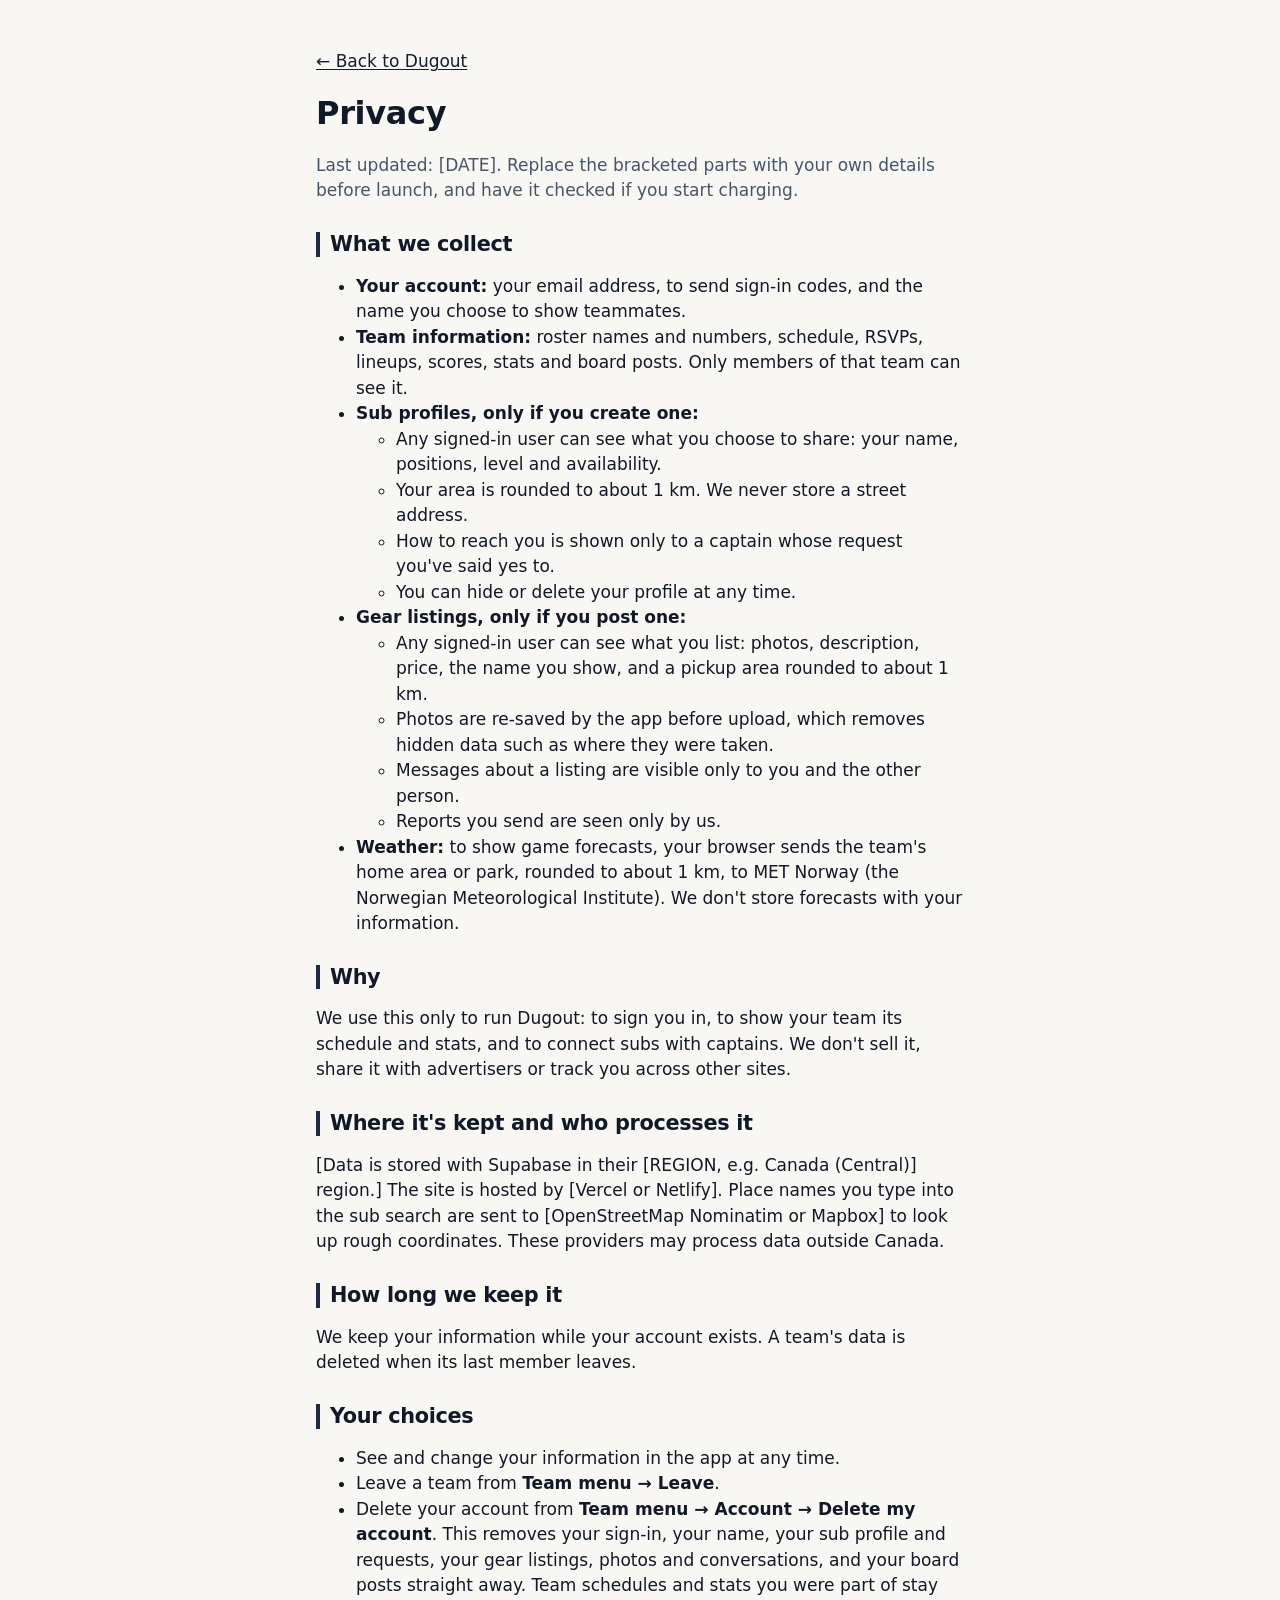
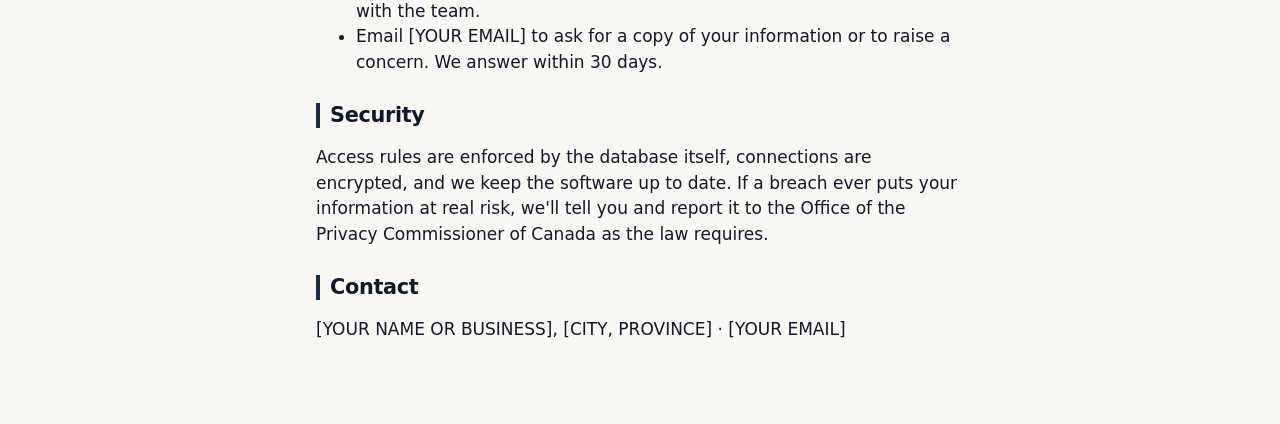
<file: privacy.html>
<!doctype html>
<html lang="en"><head><meta charset="utf-8"><meta name="viewport" content="width=device-width, initial-scale=1">
<title>Dugout privacy</title><link rel="stylesheet" href="style.css">
<style>main{max-width:680px;margin:0 auto;padding:32px 16px 64px}h1{font:800 2rem/1.1 var(--font-display)}h2{font:700 1.3rem/1.2 var(--font-display);margin-top:28px}</style></head>
<body><main>
<p><a href="./">← Back to Dugout</a></p>
<h1>Privacy</h1>
<p class="muted">Last updated: [DATE]. Replace the bracketed parts with your own details before launch, and have it checked if you start charging.</p>
<h2>What we collect</h2>
<ul>
<li><b>Your account:</b> your email address, to send sign-in codes, and the name you choose to show teammates.</li>
<li><b>Team information:</b> roster names and numbers, schedule, RSVPs, lineups, scores, stats and board posts. Only members of that team can see it.</li>
<li><b>Sub profiles, only if you create one:</b>
  <ul>
  <li>Any signed-in user can see what you choose to share: your name, positions, level and availability.</li>
  <li>Your area is rounded to about 1 km. We never store a street address.</li>
  <li>How to reach you is shown only to a captain whose request you've said yes to.</li>
  <li>You can hide or delete your profile at any time.</li>
  </ul></li>
<li><b>Gear listings, only if you post one:</b>
  <ul>
  <li>Any signed-in user can see what you list: photos, description, price, the name you show, and a pickup area rounded to about 1 km.</li>
  <li>Photos are re-saved by the app before upload, which removes hidden data such as where they were taken.</li>
  <li>Messages about a listing are visible only to you and the other person.</li>
  <li>Reports you send are seen only by us.</li>
  </ul></li>
<li><b>Weather:</b> to show game forecasts, your browser sends the team's home area or park, rounded to about 1 km, to MET Norway (the Norwegian Meteorological Institute). We don't store forecasts with your information.</li>
</ul>
<h2>Why</h2>
<p>We use this only to run Dugout: to sign you in, to show your team its schedule and stats, and to connect subs with captains. We don't sell it, share it with advertisers or track you across other sites.</p>
<h2>Where it's kept and who processes it</h2>
<p>[Data is stored with Supabase in their [REGION, e.g. Canada (Central)] region.] The site is hosted by [Vercel or Netlify]. Place names you type into the sub search are sent to [OpenStreetMap Nominatim or Mapbox] to look up rough coordinates. These providers may process data outside Canada.</p>
<h2>How long we keep it</h2>
<p>We keep your information while your account exists. A team's data is deleted when its last member leaves.</p>
<h2>Your choices</h2>
<ul>
<li>See and change your information in the app at any time.</li>
<li>Leave a team from <b>Team menu → Leave</b>.</li>
<li>Delete your account from <b>Team menu → Account → Delete my account</b>. This removes your sign-in, your name, your sub profile and requests, your gear listings, photos and conversations, and your board posts straight away. Team schedules and stats you were part of stay with the team.</li>
<li>Email [YOUR EMAIL] to ask for a copy of your information or to raise a concern. We answer within 30 days.</li>
</ul>
<h2>Security</h2>
<p>Access rules are enforced by the database itself, connections are encrypted, and we keep the software up to date. If a breach ever puts your information at real risk, we'll tell you and report it to the Office of the Privacy Commissioner of Canada as the law requires.</p>
<h2>Contact</h2>
<p>[YOUR NAME OR BUSINESS], [CITY, PROVINCE] · [YOUR EMAIL]</p>
</main></body></html>
</file>
<file: style.css>
/* Layout: a phone-first team app; one column of content, a fixed tab bar at the bottom like a dugout lineup card. */
:root {
  /* Fresh Field & Turf: off-white base (60%), clover green (30%), ochre gold accent (10%), graphite text */
  --bg: #f8f7f4;          /* warm white: the page */
  --surface: #ffffff;     /* cards sit a touch brighter than the page */
  --ink: #111827;         /* ink: text and icons */
  --muted: #475569;
  --line: #e2e8f0;
  --grass: #1e2a44;       /* deep navy: header, sidebar, active tabs, scorecards */
  --grass-ink: #ffffff;
  --grass-deep: #141d31;  /* pressed and hover states */
  --gold: #d7263d;        /* ballpark red: standout buttons, badges */
  --rule: #e3b23c;        /* gold, sparingly: rules and trims */
  --tint: #e8edf6;        /* light navy wash: selected things */
  --gold-ink: #ffffff;    /* text on red */
  --clay: #b91c32;        /* red when it has to be readable as text on white */
  --in: #2f6b46; --in-bg: #e8f3ec;
  --maybe: #92400e; --maybe-bg: #fef3c7;
  --out: #b91c1c; --out-bg: #fee2e2;
  --focus: #2563eb;
  --font-display: "Plus Jakarta Sans", "Inter", "Segoe UI", system-ui, -apple-system, sans-serif;
  --font-body: "Inter", "Segoe UI", system-ui, -apple-system, sans-serif;
  --base: 17px;
  --tabh: 68px;
}
@media (prefers-color-scheme: dark) { :root:not([data-theme="light"]) {
  --bg: #0b1220; --surface: #131c2e; --ink: #f1f5f9; --muted: #94a3b8; --line: #26324a;
  --grass: #23314f; --grass-ink: #ffffff; --grass-deep: #18233b; --gold: #e2475a; --gold-ink: #ffffff; --clay: #ff8a96; --rule: #e3b23c; --tint: #1c2840;
  --in: #a9c1ff; --in-bg: #163024; --maybe: #fcd34d; --maybe-bg: #3a2a08; --out: #fca5a5; --out-bg: #3b1414; --focus: #93c5fd;
  color-scheme: dark } }
:root[data-theme="dark"] {
  --bg: #0b1220; --surface: #131c2e; --ink: #f1f5f9; --muted: #94a3b8; --line: #26324a;
  --grass: #23314f; --grass-ink: #ffffff; --grass-deep: #18233b; --gold: #e2475a; --gold-ink: #ffffff; --clay: #ff8a96; --rule: #e3b23c; --tint: #1c2840;
  --in: #a9c1ff; --in-bg: #163024; --maybe: #fcd34d; --maybe-bg: #3a2a08; --out: #fca5a5; --out-bg: #3b1414; --focus: #93c5fd;
  color-scheme: dark }
html.big { --base: 20px; }
html, body { background: var(--bg); color: var(--ink); }
body { font: 400 var(--base)/1.5 var(--font-body); margin: 0; }
* { box-sizing: border-box; }
[hidden] { display: none !important; }
button, input, select, textarea { font: inherit; color: inherit; }
:focus-visible { outline: 3px solid var(--focus); outline-offset: 2px; }
@media (prefers-reduced-motion: reduce) { * { transition: none !important; animation: none !important; } }

.wrap { max-width: 760px; margin: 0 auto; padding-left: max(16px, env(safe-area-inset-left, 0px)); padding-right: max(16px, env(safe-area-inset-right, 0px)); padding-block: 0 calc(var(--tabh) + 24px + env(safe-area-inset-bottom, 0px)); }
header.top { display: flex; align-items: center; gap: 12px; padding-block: 16px 8px; flex-wrap: wrap; }
.crest { width: 44px; height: 44px; border-radius: 50%; background: var(--grass); color: var(--grass-ink); display: grid; place-items: center; font: 700 20px/1 var(--font-display); letter-spacing: .02em; flex: none; }
.teamname { min-width: 0; flex: 1; }
.teamname h1 { margin: 0; font: 700 calc(var(--base) * 1.5)/1 var(--font-display); letter-spacing: .01em; text-transform: uppercase; text-wrap: balance; }
.teamname p { margin: 2px 0 0; color: var(--muted); font-size: .88em; }
.record { font: 700 calc(var(--base) * 1.12)/1 var(--font-display); font-variant-numeric: tabular-nums; color: var(--grass); }
.tools { display: flex; gap: 8px; }
.chip-btn { border: 1.5px solid var(--line); background: var(--surface); border-radius: 999px; padding: 8px 14px; min-height: 44px; cursor: pointer; font-weight: 700; font-size: .88em; }
.chip-btn[aria-pressed="true"] { border-color: var(--grass); color: var(--grass); }

h2 { font: 700 calc(var(--base) * 1.16)/1.1 var(--font-display); text-transform: uppercase; letter-spacing: .03em; margin: 22px 0 10px; }
h3 { font: 700 calc(var(--base) * 0.95)/1.2 var(--font-display); text-transform: uppercase; letter-spacing: .03em; margin: 0; }
.muted { color: var(--muted); }
.small { font-size: .88em; }
.panel { background: var(--surface); border: 1.5px solid var(--line); border-radius: 14px; padding: 16px; display: grid; gap: 12px; }
.stack { display: grid; gap: 12px; }
.row { display: flex; gap: 10px; align-items: center; flex-wrap: wrap; }
.row > .grow { flex: 1; min-width: 0; }

.btn { border: 0; border-radius: 12px; min-height: 48px; padding: 10px 18px; font-weight: 700; cursor: pointer; background: var(--grass); color: var(--grass-ink); }
.btn.ghost { background: transparent; color: var(--ink); border: 1.5px solid var(--line); }
.btn.danger { background: transparent; color: var(--out); border: 1.5px solid var(--out); }
.btn.small { min-height: 40px; padding: 6px 12px; font-size: .9em; }
.btn:disabled { opacity: .45; cursor: not-allowed; }

label { font-weight: 700; display: grid; gap: 6px; }
input[type=text], input[type=email], input[type=password], input[type=url], input[type=search], input[type=date], input[type=time], input[type=number], select, textarea { border: 1.5px solid var(--line); background: var(--bg); border-radius: 10px; padding: 10px 12px; min-height: 48px; width: 100%; }
textarea { min-height: 88px; resize: vertical; }
.form-grid { display: grid; gap: 12px; grid-template-columns: repeat(auto-fit, minmax(160px, 1fr)); }

/* games */
.game { display: grid; gap: 12px; }
.game-head { display: flex; gap: 14px; align-items: flex-start; }
.datebox { flex: none; width: 64px; text-align: center; border-radius: 10px; border: 1.5px solid var(--line); padding: 6px 0; }
.datebox .m { font: 700 13px/1 var(--font-display); text-transform: uppercase; letter-spacing: .08em; color: var(--clay); }
.datebox .d { font: 700 26px/1 var(--font-display); font-variant-numeric: tabular-nums; }
.datebox .w { font-size: 12px; color: var(--muted); }
.vs { font: 700 calc(var(--base) * 1.07)/1.15 var(--font-display); text-transform: uppercase; }
.count-pills { display: flex; gap: 8px; flex-wrap: wrap; }
.pill { border-radius: 999px; padding: 4px 12px; font-weight: 700; font-size: .85em; font-variant-numeric: tabular-nums; }
.pill.in { background: var(--in-bg); color: var(--in); }
.pill.maybe { background: var(--maybe-bg); color: var(--maybe); }
.pill.out { background: var(--out-bg); color: var(--out); }
.pill.warn { background: var(--maybe-bg); color: var(--maybe); }
.pill.final { background: var(--grass); color: var(--grass-ink); }

.rsvp-list { display: grid; gap: 6px; }
.rsvp-row { display: flex; align-items: center; gap: 10px; padding: 6px 0; border-top: 1px solid var(--line); flex-wrap: wrap; }
.rsvp-row .who { flex: 1; min-width: 120px; font-weight: 700; }
.rsvp-row.me .who::after { content: " · you"; color: var(--grass); font-weight: 400; }
.seg { display: inline-flex; border: 1.5px solid var(--line); border-radius: 12px; overflow: hidden; }
.seg button { border: 0; background: transparent; min-height: 44px; min-width: 62px; padding: 0 10px; cursor: pointer; font-weight: 700; }
.seg button + button { border-left: 1.5px solid var(--line); }
.seg button[aria-pressed="true"][data-v="in"] { background: var(--in-bg); color: var(--in); }
.seg button[aria-pressed="true"][data-v="maybe"] { background: var(--maybe-bg); color: var(--maybe); }
.seg button[aria-pressed="true"][data-v="out"] { background: var(--out-bg); color: var(--out); }

/* lineup card */
.lineup-scroll { overflow-x: auto; border: 1.5px solid var(--line); border-radius: 12px; background: var(--surface); }
table { border-collapse: collapse; width: 100%; font-variant-numeric: tabular-nums; }
th, td { padding: 8px 10px; text-align: left; border-bottom: 1px solid var(--line); white-space: nowrap; }
th { font: 700 13px/1.2 var(--font-display); text-transform: uppercase; letter-spacing: .06em; color: var(--muted); background: var(--bg); position: sticky; top: 0; }
td.num, th.num { text-align: right; }
td.pos { font-weight: 700; text-align: center; }
td.pos.bench { color: var(--muted); font-weight: 400; }
.order-num { font: 700 20px/1 var(--font-display); color: var(--clay); width: 28px; display: inline-block; }
.iconbtn { border: 1.5px solid var(--line); background: var(--surface); border-radius: 10px; width: 40px; height: 40px; cursor: pointer; font-weight: 700; }

/* scorekeeper */
.scoreboard { display: grid; grid-template-columns: 1fr auto; gap: 4px 16px; align-items: center; }
.scoreboard .big { font: 700 38px/1 var(--font-display); font-variant-numeric: tabular-nums; text-align: right; }
.linescore td, .linescore th { text-align: center; padding: 6px 8px; }
.atbat { font: 700 calc(var(--base) * 1.38)/1.1 var(--font-display); text-transform: uppercase; }
.result-grid { display: grid; grid-template-columns: repeat(auto-fit, minmax(100px, 1fr)); gap: 8px; }
.result-grid button { min-height: 60px; border-radius: 12px; border: 1.5px solid var(--line); background: var(--surface); font-weight: 700; cursor: pointer; }
.result-grid button.hit { border-color: var(--in); color: var(--in); }
.result-grid button.outy { border-color: var(--out); color: var(--out); }
.stepper { display: inline-flex; align-items: center; gap: 10px; }
.stepper output { font: 700 24px/1 var(--font-display); min-width: 28px; text-align: center; font-variant-numeric: tabular-nums; }

/* board */
.post { border-top: 1px solid var(--line); padding-top: 10px; display: grid; gap: 4px; }
.post .meta { color: var(--muted); font-size: .85em; }
.post p { margin: 0; white-space: pre-wrap; overflow-wrap: anywhere; }

/* tab bar */
nav.tabs { position: fixed; left: 0; right: 0; bottom: 0; z-index: 20; background: var(--surface); border-top: 1.5px solid var(--line);
  padding-bottom: env(safe-area-inset-bottom, 0px); padding-left: max(8px, env(safe-area-inset-left, 0px)); padding-right: max(8px, env(safe-area-inset-right, 0px)); }
nav.tabs ul { list-style: none; margin: 0 auto; padding: 0; display: grid; grid-template-columns: repeat(8, 1fr); max-width: 760px; }
nav.tabs a { display: grid; place-items: center; gap: 2px; min-height: var(--tabh); text-decoration: none; color: var(--muted); font-weight: 700; font-size: 11px; text-transform: uppercase; letter-spacing: .03em; }
nav.tabs a svg { width: 24px; height: 24px; }
nav.tabs a[aria-current="page"] { color: var(--grass); }
nav.tabs a[aria-current="page"] svg { stroke-width: 2.4; }

.notice { border-left: 4px solid var(--gold); background: var(--surface); padding: 10px 14px; border-radius: 0 10px 10px 0; }
.empty { text-align: center; padding: 28px 12px; color: var(--muted); }
.sr { position: absolute; width: 1px; height: 1px; overflow: hidden; clip: rect(0 0 0 0); white-space: nowrap; }
.chipset { display: flex; flex-wrap: wrap; gap: 8px; }
.chk { display: inline-flex; align-items: center; gap: 8px; font-weight: 400; min-height: 44px; padding: 0 12px; border: 1.5px solid var(--line); border-radius: 10px; background: var(--surface); cursor: pointer; }
.chk input { width: 20px; height: 20px; accent-color: var(--grass); margin: 0; }
.chk:has(input:checked) { border-color: var(--grass); background: var(--in-bg); }
.chk.big { border: 0; padding: 0; background: transparent; }
fieldset { border: 0; padding: 0; margin: 0; display: grid; gap: 8px; min-width: 0; }
legend { font-weight: 700; padding: 0; margin-bottom: 8px; }
.tagrow { display: flex; flex-wrap: wrap; gap: 6px; }
.tag { border-radius: 999px; padding: 3px 10px; font-size: .82em; font-weight: 700; }
.tag.good { background: var(--in-bg); color: var(--in); }
.agent { gap: 10px; }
.split { display: grid; gap: 16px; }
.split > * { min-width: 0; }
details > summary { cursor: pointer; min-height: 32px; display: flex; align-items: center; gap: 8px; list-style: none; }
details > summary::-webkit-details-marker { display: none; }
details > summary::before { content: "▸"; color: var(--muted); }
details[open] > summary::before { content: "▾"; }
.seg[role="tablist"] button[aria-pressed="true"] { background: var(--grass); color: var(--grass-ink); }
input[type=search] { border: 1.5px solid var(--line); background: var(--bg); border-radius: 10px; padding: 10px 12px; min-height: 48px; width: 100%; }
input[type=range] { width: 100%; accent-color: var(--grass); min-height: 32px; }

/* desktop: a side rail instead of the bottom tab bar, wider content, two-column screens */
@media (min-width: 900px) {
  nav.tabs { top: 0; bottom: 0; right: auto; width: 224px; overflow-y: auto; overscroll-behavior: contain; scrollbar-width: thin; border-top: 0; border-right: 1.5px solid var(--line); padding: calc(env(safe-area-inset-top, 0px) + 92px) 12px 16px max(12px, env(safe-area-inset-left, 0px)); }
  nav.tabs ul { grid-template-columns: 1fr; gap: 4px; max-width: none; }
  nav.tabs a { display: flex; justify-content: flex-start; gap: 12px; min-height: 48px; padding: 0 14px; border-radius: 10px; font-size: 14px; letter-spacing: .05em; }
  nav.tabs a:hover { background: var(--bg); color: var(--ink); }
  nav.tabs a[aria-current="page"] { background: var(--in-bg); }
  .wrap { max-width: 1240px; margin-left: 224px; padding-left: max(32px, env(safe-area-inset-left, 0px)); padding-right: max(32px, env(safe-area-inset-right, 0px)); padding-block: 8px 48px; }
  .stack.games { grid-template-columns: repeat(auto-fill, minmax(380px, 1fr)); align-items: start; }
  .split { grid-template-columns: 300px 1fr; align-items: start; }
  .filters { position: sticky; top: calc(env(safe-area-inset-top, 0px) + 12px); max-height: calc(100vh - 24px); overflow: auto; }
  .split .results .stack { grid-template-columns: repeat(auto-fill, minmax(320px, 1fr)); align-items: start; }
  #toast { bottom: 24px; left: calc(50% + 112px); }
}
@media (min-width: 1500px) { .wrap { margin-left: max(224px, calc(224px + (100vw - 224px - 1240px) / 2)); } }
#toast { position: fixed; left: 50%; transform: translateX(-50%); bottom: calc(var(--tabh) + 16px + env(safe-area-inset-bottom, 0px)); background: var(--ink); color: var(--bg); padding: 10px 18px; border-radius: 999px; font-weight: 700; z-index: 30; max-width: calc(100% - 32px); }
.confirm { display: flex; gap: 8px; align-items: center; flex-wrap: wrap; }

/* ---------- sign-in, team picker and team menu ---------- */
.gate { max-width: 440px; margin: 0 auto; padding: max(40px, 8vh) 16px 40px; }
.gate .brand { display: flex; align-items: center; gap: 12px; margin-bottom: 20px; }
.brand-logo { width: 72px; height: 72px; flex: none; display: block; box-sizing: border-box; padding: 4px; border-radius: 18px; background: #f8f7f4; }
.crest.brand-crest { background: #f8f7f4; }
.crest.brand-crest img { width: 36px; height: 36px; display: block; }
.gate h1 { font: 700 1.9rem/1.05 var(--font-display); margin: 0; letter-spacing: .01em; }
.gate h2 { font: 700 1.4rem/1.2 var(--font-display); margin: 0 0 6px; }
.gate p { margin: 0 0 14px; }
.gate .panel + .panel { margin-top: 14px; }
.gate .err { color: var(--out); font-weight: 700; }
.gate .teamlist { list-style: none; padding: 0; margin: 0 0 4px; display: grid; gap: 8px; }
.gate .teamlist button { width: 100%; text-align: left; display: flex; justify-content: space-between; align-items: center; gap: 10px; padding: 14px 16px; border-radius: 12px; border: 1px solid var(--line); background: var(--surface); cursor: pointer; min-height: 52px; }
.gate .teamlist button:hover { border-color: var(--grass); }
.gate footer { margin-top: 24px; font-size: .85em; color: var(--muted); }
.gate footer a { color: inherit; }
dialog.menu { border: 1px solid var(--line); border-radius: 16px; background: var(--surface); color: var(--ink); padding: 0; width: min(440px, calc(100vw - 32px)); max-height: calc(100dvh - 48px); }
dialog.menu::backdrop { background: rgb(0 0 0 / .45); }
dialog.menu .mhead { display: flex; justify-content: space-between; align-items: center; padding: 14px 16px; border-bottom: 1px solid var(--line); position: sticky; top: 0; background: var(--surface); }
dialog.menu .mhead h2 { margin: 0; font: 700 1.3rem/1.1 var(--font-display); }
dialog.menu section { padding: 14px 16px; border-bottom: 1px solid var(--line); }
dialog.menu section:last-child { border-bottom: 0; }
dialog.menu h3 { margin: 0 0 8px; font-size: .8em; text-transform: uppercase; letter-spacing: .06em; color: var(--muted); }
dialog.menu .mrow { display: flex; align-items: center; gap: 8px; padding: 6px 0; flex-wrap: wrap; }
dialog.menu .mrow .grow { flex: 1; min-width: 120px; }
dialog.menu code { font: 700 1.1em/1 ui-monospace, Menlo, monospace; letter-spacing: .08em; }
.agent .row > .grow { min-width: 9em; }
.agent .pill { max-width: 100%; overflow-wrap: anywhere; }
/* phones: title gets the full width, buttons sit on their own row */
.teamname { flex: 1; min-width: 0; }
@media (max-width: 599px) { header.top .tools { width: 100%; } header.top .tools .chip-btn { flex: 1; } }

/* ---------- weather and rain-outs ---------- */
.wx { display: flex; align-items: center; gap: 10px; padding: 8px 12px; border-radius: 10px; margin: 10px 0 4px; background: var(--bg); flex-wrap: wrap; }
.wx .grow { flex: 1; min-width: 12em; }
.wx-icon { font-size: 1.5em; line-height: 1; }
.wx-watch { background: var(--maybe-bg); color: var(--maybe); }
.wx-high { background: var(--out-bg); color: var(--out); }
.wx-watch b, .wx-high b { color: inherit; }
.pill.rain { background: #dbe7f5; color: #1d4f8a; }
@media (prefers-color-scheme: dark) { :root:not([data-theme="light"]) .pill.rain { background: #16263a; color: #9cc3ef; } }
:root[data-theme="dark"] .pill.rain { background: #16263a; color: #9cc3ef; }
.game.rained { opacity: .95; border-style: dashed; }

/* ---------- gear marketplace ---------- */
nav.tabs a { position: relative; }
.badge { position: absolute; top: 6px; right: calc(50% - 22px); min-width: 18px; height: 18px; padding: 0 5px; border-radius: 9px; background: var(--clay); color: #fff; font: 700 11px/18px var(--font-body); text-align: center; letter-spacing: 0; }
@media (min-width: 900px) { .badge { position: static; margin-left: auto; } }
.gear-grid { display: grid; grid-template-columns: repeat(auto-fill, minmax(160px, 1fr)); gap: 12px; }
.gear-card { display: block; padding: 0 0 12px; overflow: hidden; text-decoration: none; color: inherit; }
.gear-card:hover { border-color: var(--grass); }
.gear-card > :not(.gear-ph) { padding-inline: 12px; }
.gear-ph { position: relative; aspect-ratio: 4 / 3; background: var(--bg); display: grid; place-items: center; font-size: 42px; margin-bottom: 8px; }
.gear-ph img { width: 100%; height: 100%; object-fit: cover; display: block; }
.gear-flag { position: absolute; top: 8px; left: 8px; background: var(--ink); color: var(--surface); font: 700 12px/1 var(--font-body); padding: 5px 8px; border-radius: 6px; text-transform: uppercase; letter-spacing: .04em; }
.gear-price { font: 700 1.25em/1.1 var(--font-display); color: var(--grass); }
.gear-title { font-weight: 700; line-height: 1.25; overflow: hidden; display: -webkit-box; -webkit-line-clamp: 2; -webkit-box-orient: vertical; }
.gear-gallery { margin: -4px 0 12px; }
.gear-gallery > img { width: 100%; max-height: 420px; object-fit: contain; background: var(--bg); border-radius: 10px; display: block; margin-bottom: 8px; }
.gear-thumb { position: relative; width: 72px; height: 72px; border-radius: 8px; overflow: hidden; border: 1.5px solid var(--line); padding: 0; background: var(--bg); cursor: pointer; }
.gear-thumb img { width: 100%; height: 100%; object-fit: cover; display: block; }
.gear-thumb .iconbtn { position: absolute; top: 2px; right: 2px; width: 28px; height: 28px; min-height: 0; padding: 0; border-radius: 50%; background: rgb(0 0 0 / .65); color: #fff; border: 0; }
.gear-facts { display: grid; grid-template-columns: max-content 1fr; gap: 4px 14px; margin: 0 0 10px; }
.gear-facts dt { color: var(--muted); }
.gear-facts dd { margin: 0; font-weight: 700; }
.thread-row { display: flex; align-items: center; gap: 10px; width: 100%; padding: 12px 16px; cursor: pointer; font: inherit; color: inherit; }
.thread-row.unread { border-color: var(--grass); }
.chat { display: flex; flex-direction: column; gap: 8px; max-height: 55vh; overflow-y: auto; padding: 4px 2px; }
.bubble { max-width: 80%; padding: 8px 12px; border-radius: 14px 14px 14px 4px; background: var(--bg); align-self: flex-start; overflow-wrap: anywhere; }
.bubble.mine { align-self: flex-end; background: var(--in-bg); border-radius: 14px 14px 4px 14px; }
.bubble .small { font-size: .75em; margin-top: 2px; }

/* ---------- Fresh Field & Turf: where the green and gold go ---------- */
/* the team header is a full-width clover band */
header.top { background: var(--grass); color: var(--grass-ink); box-shadow: 0 0 0 100vmax var(--grass); clip-path: inset(0 -100vmax); padding-block: 14px; margin-bottom: 14px; }
header.top .teamname p { color: rgb(255 255 255 / .82); }
header.top .crest { background: var(--grass-ink); color: var(--grass); }
header.top .record { color: var(--gold); }
header.top .chip-btn { background: rgb(255 255 255 / .12); border-color: rgb(255 255 255 / .35); color: #fff; }
header.top .chip-btn:hover { background: rgb(255 255 255 / .2); }
header.top .chip-btn[aria-pressed="true"] { background: #fff; color: var(--grass); border-color: #fff; }
header.top :focus-visible { outline-color: var(--gold); }
/* phone tab bar: white, with the active tab in green and a green marker */
nav.tabs a[aria-current="page"] { color: var(--grass); box-shadow: inset 0 3px 0 var(--grass); }
@media (prefers-color-scheme: dark) { :root:not([data-theme="light"]) nav.tabs a[aria-current="page"] { color: #a9c1ff; box-shadow: inset 0 3px 0 #a9c1ff; } }
/* desktop: the sidebar carries the green */
@media (min-width: 900px) {
  nav.tabs { background: var(--grass); border-right: 0; }
  nav.tabs a { color: rgb(255 255 255 / .82); }
  nav.tabs a:hover { background: rgb(255 255 255 / .12); color: #fff; }
  nav.tabs a[aria-current="page"], :root nav.tabs a[aria-current="page"] { background: #fff; color: var(--grass); box-shadow: none; }
  nav.tabs :focus-visible { outline-color: var(--gold); }
}
/* scorecards */
.scoreboard { background: var(--grass); color: var(--grass-ink); border-radius: 12px; padding: 14px 18px; }
.linescore thead th { background: var(--grass); color: var(--grass-ink); }
.linescore thead th:first-child { border-radius: 8px 0 0 0; } .linescore thead th:last-child { border-radius: 0 8px 0 0; }
/* buttons: green by default, gold for the one thing you most likely want to do next */
.btn:hover:not(:disabled) { background: var(--grass-deep); }
.btn.ghost:hover:not(:disabled) { background: var(--bg); border-color: var(--grass); }
.btn.danger:hover:not(:disabled) { background: var(--out-bg); }
.btn.cta { background: var(--gold); color: var(--gold-ink); }
.btn.cta:hover:not(:disabled) { background: #b91c32; }
.badge { background: var(--gold); color: var(--gold-ink); }
.datebox .m { color: var(--grass); }
.gear-price { color: var(--grass); }
:root[data-theme="dark"] .gear-price, :root[data-theme="dark"] .datebox .m { color: #a9c1ff; }
@media (prefers-color-scheme: dark) { :root:not([data-theme="light"]) .gear-price, :root:not([data-theme="light"]) .datebox .m { color: #a9c1ff; } }

/* ---------- scoring extras and team messages ---------- */
.outs { display: inline-flex; gap: 4px; vertical-align: middle; }
.outs span { width: 10px; height: 10px; border-radius: 50%; border: 1.5px solid var(--muted); display: inline-block; }
.outs span.on { background: var(--gold); border-color: var(--gold); }
.scorers { border: 0; padding: 0; margin: 10px 0 4px; }
.scorers legend { margin-bottom: 6px; }
.share-grid { display: grid; grid-template-columns: 1fr 1fr; gap: 8px; margin-top: 10px; }
.share-grid .cta { grid-column: 1 / -1; }
dialog.menu textarea { width: 100%; }

/* ---------- gameday ---------- */
.gameday { border: 2px solid var(--grass); margin-bottom: 16px; }
.gd-tag { flex: 1; font: 700 14px/1 var(--font-display); letter-spacing: .1em; text-transform: uppercase; color: var(--grass); }
.gd-more { color: var(--grass); font-weight: 700; }
.gd-time { font: 700 calc(var(--base) * 2.58)/1 var(--font-display); margin-top: 6px; }
.gd-sub { color: var(--muted); font-weight: 700; margin: 2px 0 10px; }
.gd-field { display: flex; align-items: center; gap: 10px; padding: 10px 12px; background: var(--bg); border-radius: 10px; font-size: 1.1em; }
.gd-you { display: flex; align-items: center; gap: 10px; flex-wrap: wrap; margin-top: 10px; padding: 10px 12px; border-radius: 10px; background: var(--in-bg); }
.gd-order { list-style: none; padding: 0; margin: 10px 0; display: grid; gap: 2px; }
.gd-order li { display: flex; align-items: center; gap: 10px; padding: 6px 4px; border-top: 1px solid var(--line); }
.gd-order li.me { background: var(--in-bg); border-radius: 8px; }
.gd-order .n { font: 700 18px/1 var(--font-display); color: var(--grass); width: 22px; text-align: right; }
.gd-order .pos { font-weight: 700; min-width: 44px; text-align: center; border-radius: 6px; padding: 2px 6px; background: var(--in-bg); color: var(--in); }
.gd-order .pos.bench { background: var(--bg); color: var(--muted); }
a.btn { display: inline-flex; align-items: center; justify-content: center; text-decoration: none; }

/* ---------- team notice banner ---------- */
.notice-bar { display: flex; align-items: center; gap: 12px; flex-wrap: wrap; padding: 12px 14px; border-radius: 12px; margin: 0 0 14px; }
.notice-bar .grow { flex: 1; min-width: 14em; }
.notice-meta { display: block; font-size: .8em; opacity: .85; margin-top: 2px; }
.notice-danger { background: #dc2626; color: #fff; }
.notice-warn { background: var(--gold); color: var(--gold-ink); }
.notice-info { background: var(--in-bg); color: var(--in); }
.notice-bar.small { padding: 4px 10px; }
.notice-btn, .notice-toggle { border: 1.5px solid currentColor; background: transparent; color: inherit; border-radius: 999px; padding: 6px 12px; min-height: 36px; font: 700 .85em var(--font-body); cursor: pointer; }
.notice-toggle { border: 0; padding: 4px 0; }
.avail-head { display: flex; align-items: center; gap: 10px; flex-wrap: wrap; margin: 0 0 10px; }
.avail-head .grow { flex: 1; min-width: 14em; }

/* ---------- league rules ---------- */
.gtag { display: inline-block; font: 700 11px/1 var(--font-body); padding: 3px 6px; border-radius: 6px; background: var(--bg); color: var(--muted); border: 1px solid var(--line); vertical-align: middle; }
.gtag.warn { background: var(--maybe-bg); color: var(--maybe); border-color: transparent; }
.rule-notes { display: flex; flex-wrap: wrap; gap: 6px 14px; color: var(--muted); margin: 8px 0 2px; }
.rule-notes .hot { color: var(--out); }
.rules-card summary { cursor: pointer; min-height: 32px; }
.rules-card ul { margin: 10px 0; padding-left: 20px; display: grid; gap: 6px; }

/* =====================================================================
   Look v2: chunky and friendly (pressable buttons, thick-edged cards),
   one bold moment (the matchup card with softball seams), everything else calm.
   ===================================================================== */
:root { --r-card: 20px; --r-btn: 14px; --edge: 2px; --tabh: 76px; --gold-deep: #a91c2f; --line-deep: #cbd5e1; }
@media (prefers-color-scheme: dark) { :root:not([data-theme="light"]) { --line-deep: #334155; --gold-deep: #b45309; } }
:root[data-theme="dark"] { --line-deep: #334155; --gold-deep: #b45309; }

/* type: headings stay athletic and condensed, but in sentence case so they read as words, not signage */
h2 { font: 700 calc(var(--base) * 1.38)/1.05 var(--font-display); text-transform: none; letter-spacing: 0; margin: 24px 0 12px; }
h3 { font: 700 calc(var(--base) * 1.03)/1.15 var(--font-display); text-transform: none; letter-spacing: 0; }
.teamname h1 { text-transform: none; letter-spacing: 0; font-size: calc(var(--base) * 1.9); }

/* cards: thick soft edge, generous rounding */
.panel { border: var(--edge) solid var(--line); border-radius: var(--r-card); padding: 18px; }
.game.panel, .gear-card.panel { border-bottom-width: 4px; }

/* buttons that press down */
.btn { border-radius: var(--r-btn); box-shadow: 0 4px 0 var(--grass-deep); transition: transform .06s ease, box-shadow .06s ease; }
.btn:active:not(:disabled) { transform: translateY(3px); box-shadow: 0 1px 0 var(--grass-deep); }
.btn.cta { box-shadow: 0 4px 0 var(--gold-deep); }
.btn.cta:active:not(:disabled) { box-shadow: 0 1px 0 var(--gold-deep); }
.btn.ghost { border: var(--edge) solid var(--line); box-shadow: 0 3px 0 var(--line-deep); background: var(--surface); }
.btn.ghost:active:not(:disabled) { box-shadow: 0 0 0 var(--line-deep); }
.btn.danger { border-width: var(--edge); box-shadow: 0 3px 0 var(--out-bg); background: var(--surface); }
.btn.small { min-height: 42px; }
.iconbtn { border-width: var(--edge); border-radius: 12px; box-shadow: 0 2px 0 var(--line-deep); }
.chip-btn { border-width: var(--edge); }

/* In / Maybe / Out: one chunky control */
.seg { border: var(--edge) solid var(--line); border-radius: var(--r-btn); box-shadow: 0 3px 0 var(--line-deep); background: var(--surface); }
.seg button + button { border-left-width: var(--edge); }
.seg button[aria-pressed="true"][data-v="in"] { background: var(--grass); color: #fff; }
.seg button[aria-pressed="true"][data-v="out"] { background: var(--out); color: #fff; }
.seg button[aria-pressed="true"][data-v="maybe"] { background: var(--gold); color: var(--gold-ink); }
.seg[role="tablist"] { box-shadow: none; padding: 3px; gap: 3px; background: var(--bg); }
.seg[role="tablist"] button { border: 0; border-radius: 11px; }
.seg[role="tablist"] button + button { border-left: 0; }

/* sub-tabs under Games and Team (phones; the desktop sidebar lists them instead) */
.subnav { display: flex; gap: 4px; padding: 4px; background: var(--surface); border: var(--edge) solid var(--line); border-radius: 999px; margin: 4px 0 6px; }
.subnav a { flex: 1; text-align: center; padding: 10px 6px; border-radius: 999px; text-decoration: none; color: var(--muted); font-weight: 700; min-height: 44px; display: grid; place-items: center; }
.subnav a[aria-current="page"] { background: var(--grass); color: #fff; }
@media (min-width: 900px) { .subnav { display: none; } }

/* phone tab bar: floating, five tabs, the current one sits in a green pill */
nav.tabs { left: 10px; right: 10px; bottom: calc(10px + env(safe-area-inset-bottom, 0px)); border: var(--edge) solid var(--line); border-radius: 24px; box-shadow: 0 10px 30px rgb(15 23 42 / .12); padding: 0 4px; }
nav.tabs ul.tabs-main { grid-template-columns: repeat(6, 1fr); }
nav.tabs .tabs-side { display: none; }
nav.tabs .tabs-main a { min-height: 64px; font-size: 12px; text-transform: none; letter-spacing: 0; gap: 3px; box-shadow: none; }
nav.tabs .tabs-main a svg { width: 46px; height: 30px; padding: 3px 11px; border-radius: 999px; transition: background .15s ease; }
nav.tabs .tabs-main a[aria-current="page"] { color: var(--grass); box-shadow: none; }
nav.tabs .tabs-main a[aria-current="page"] svg { background: var(--grass); color: #fff; stroke-width: 2.2; }
.wrap { padding-bottom: calc(var(--tabh) + 34px + env(safe-area-inset-bottom, 0px)); }
#toast { bottom: calc(var(--tabh) + 24px + env(safe-area-inset-bottom, 0px)); border-radius: 14px; }
.badge { top: 4px; right: calc(50% - 26px); }

/* desktop: sidebar with the groups spelled out */
@media (min-width: 900px) {
  nav.tabs { left: 0; right: auto; bottom: 0; top: 0; border: 0; border-radius: 0; box-shadow: none; padding: calc(env(safe-area-inset-top, 0px) + 88px) 12px 24px; }
  nav.tabs .tabs-main { display: none; }
  nav.tabs .tabs-side { display: grid; gap: 2px; }
  nav.tabs .side-group { color: rgb(255 255 255 / .62); font-weight: 700; font-size: 13px; padding: 16px 14px 4px; }
  nav.tabs .tabs-side a { border-radius: 12px; text-transform: none; letter-spacing: 0; font-size: 15px; min-height: 44px; }
  .wrap { padding-bottom: 40px; }
  #toast { bottom: 24px; }
  .badge { position: static; margin-left: auto; }
}

/* ---------- the matchup card: the one loud thing in the app ---------- */
.matchup { position: relative; overflow: hidden; background: var(--grass); color: #fff; border-radius: 26px; padding: 22px 20px 18px; margin: 4px 0 16px; box-shadow: 0 6px 0 var(--grass-deep); isolation: isolate; }
.matchup .seam { position: absolute; right: -40px; top: -20px; width: 260px; height: 260px; z-index: -1; fill: none; stroke: rgb(255 255 255 / .16); stroke-width: 7; stroke-dasharray: 2 13; stroke-linecap: round; }
.matchup::after { content: ""; position: absolute; right: -90px; top: -70px; width: 330px; height: 330px; border-radius: 50%; background: rgb(255 255 255 / .06); z-index: -2; }
.mu-top { display: flex; justify-content: space-between; gap: 10px; align-items: baseline; flex-wrap: wrap; }
.mu-when { font: 700 15px/1 var(--font-display); background: var(--gold); color: var(--gold-ink); padding: 6px 10px; border-radius: 999px; }
.mu-count { font-weight: 700; opacity: .9; }
.mu-vs { font: 700 calc(var(--base) * 2.24)/1 var(--font-display); margin: 14px 0 10px; text-wrap: balance; color: #fff; }
.mu-side { font-size: .5em; font-weight: 700; opacity: .8; vertical-align: .35em; margin-right: 4px; }
.mu-facts { display: flex; flex-direction: column; gap: 4px; font-weight: 700; }
.mu-facts a { color: var(--gold); text-underline-offset: 3px; margin-left: 6px; }
.mu-wx { font-weight: 400; }
.mu-wx-high { color: #fde68a; font-weight: 700; }
.mu-rsvp { margin-top: 16px; display: grid; gap: 8px; }
.mu-q { font: 700 20px/1 var(--font-display); }
.mu-btns { display: grid; grid-template-columns: 1fr 1fr 1fr; gap: 8px; }
.mu-btn { min-height: 52px; border: 0; border-radius: var(--r-btn); background: #fff; color: var(--grass-deep); font: 700 15px/1.1 var(--font-body); cursor: pointer; box-shadow: 0 4px 0 rgb(0 0 0 / .22); transition: transform .06s ease, box-shadow .06s ease; padding: 6px; }
.mu-btn:active { transform: translateY(3px); box-shadow: 0 1px 0 rgb(0 0 0 / .22); }
.mu-btn[aria-pressed="true"].mu-in { background: var(--gold); color: var(--gold-ink); }
.mu-btn[aria-pressed="true"].mu-maybe { background: #fef3c7; color: #92400e; }
.mu-btn[aria-pressed="true"].mu-out { background: #fee2e2; color: #991b1b; }
.mu-btn[aria-pressed="true"] { animation: pop .25s ease; }
@keyframes pop { 50% { transform: scale(1.06); } }
.mu-squad { display: flex; align-items: center; gap: 10px; margin-top: 16px; flex-wrap: wrap; font-weight: 700; }
.mu-slots { display: flex; gap: 4px; }
.mu-slots i { width: 14px; height: 22px; border-radius: 5px; background: rgb(255 255 255 / .18); }
.mu-slots i.on { background: #fff; }
.mu-slots i.on.w { background: var(--gold); }
.mu-warn { margin: 10px 0 0; padding: 8px 12px; border-radius: 12px; background: rgb(0 0 0 / .18); font-weight: 700; }
.mu-links { display: flex; gap: 18px; margin-top: 16px; flex-wrap: wrap; }
.mu-links a { color: #fff; font-weight: 700; text-underline-offset: 4px; }
.btn.ghost-light { background: rgb(255 255 255 / .14); color: #fff; box-shadow: 0 3px 0 rgb(0 0 0 / .2); margin-top: 14px; }
.empty-matchup .mu-vs { margin-top: 18px; }

/* stat tiles: big numbers, small words */
.tiles { display: grid; grid-template-columns: repeat(auto-fit, minmax(140px, 1fr)); gap: 10px; }
.tile { background: var(--surface); border: var(--edge) solid var(--line); border-radius: 18px; padding: 14px 16px; display: grid; gap: 2px; }
.tile-n { font: 700 29px/1 var(--font-display); color: var(--grass); font-variant-numeric: tabular-nums; }
.tile-l { color: var(--muted); font-weight: 700; font-size: .85em; }
.home-block { margin-top: 20px; }
.home-block h3 { margin-bottom: 10px; }
.todo { list-style: none; margin: 0; padding: 0; display: grid; gap: 8px; }
.todo li { display: flex; align-items: center; gap: 12px; background: var(--surface); border: var(--edge) solid var(--line); border-radius: 16px; padding: 12px 14px; }
.todo li .grow { display: grid; gap: 2px; min-width: 0; }
.home-post { display: grid; gap: 4px; padding: 14px 16px; background: var(--surface); border: var(--edge) solid var(--line); border-radius: 16px; text-decoration: none; color: inherit; margin-bottom: 8px; }
.home-post:hover { border-color: var(--grass); }
@media (prefers-reduced-motion: reduce) { .mu-btn[aria-pressed="true"] { animation: none; } }
/* sentence case everywhere: names read as names */
.vs, .scoreboard .vs, .gd-tag, .atbat, th, .datebox .m, .gear-flag { text-transform: none; letter-spacing: 0; }
.vs { font-size: 1.3em; }
.gd-tag { font-size: 16px; }
th { font-size: .82em; }

/* ---------- scorecard ---------- */
.live { display: flex; align-items: center; gap: 16px; }
.live-dia { width: 110px; flex: none; }
.ld-in { fill: #e8edf6; stroke: var(--grass); stroke-width: 2; }
.ld-base { fill: var(--surface); stroke: var(--line-deep); stroke-width: 2; }
.ld-base.on { fill: var(--gold); stroke: var(--gold-deep); }
.ld-home { fill: var(--surface); stroke: var(--line-deep); stroke-width: 2; }
.live-txt { min-width: 0; }
.live-runners { display: flex; gap: 10px; flex-wrap: wrap; margin-top: 4px; }
.play-pick .small { margin: 10px 0 6px; font-weight: 700; }
.result-grid button:disabled { opacity: .35; cursor: not-allowed; }
.play-sheet { display: grid; gap: 10px; border: var(--edge) solid var(--gold); border-radius: 16px; padding: 14px; background: #fffbeb; }
@media (prefers-color-scheme: dark) { :root:not([data-theme="light"]) .play-sheet { background: #2a210a; } }
:root[data-theme="dark"] .play-sheet { background: #2a210a; }
.adv-row { display: flex; align-items: center; gap: 10px; flex-wrap: wrap; }
.adv-row .grow { flex: 1; min-width: 9em; }
.adv-seg button { min-width: 50px; padding: 0 8px; }
.adv-seg button[aria-pressed="true"] { background: var(--grass); color: #fff; }
.adv-seg button[data-b="0"][aria-pressed="true"] { background: var(--out); }
.adv-seg button[data-b="4"][aria-pressed="true"] { background: var(--gold); color: var(--gold-ink); }
.play-sum { display: flex; align-items: center; gap: 10px; flex-wrap: wrap; }
.play-sum .err { color: var(--out); font-weight: 700; }
.sc-wrap { overflow-x: auto; border: var(--edge) solid var(--line); border-radius: 16px; background: var(--surface); }
table.scorecard { border-collapse: separate; border-spacing: 0; min-width: 100%; }
.scorecard th, .scorecard td { border-bottom: 1px solid var(--line); border-right: 1px solid var(--line); padding: 0; text-align: center; }
.scorecard thead th { padding: 6px 4px; font-size: .78em; color: var(--muted); }
.scorecard thead th.sc-now { color: var(--grass); background: var(--in-bg); }
.scorecard .sc-name { position: sticky; left: 0; background: var(--surface); text-align: left; padding: 6px 10px; min-width: 120px; max-width: 150px; font-weight: 700; font-size: .9em; white-space: nowrap; overflow: hidden; text-overflow: ellipsis; z-index: 1; }
.sc-n { display: inline-block; width: 18px; color: var(--grass); font: 700 15px var(--font-display); }
.scorecard td.num { padding: 0 8px; font-variant-numeric: tabular-nums; font-weight: 700; min-width: 34px; }
.sc-cell { width: 64px; min-width: 64px; height: 64px; vertical-align: middle; }
.sc-cur { background: #fffbeb; box-shadow: inset 0 0 0 3px var(--gold); }
@media (prefers-color-scheme: dark) { :root:not([data-theme="light"]) .sc-cur { background: #2a210a; } }
.sc-up .sc-name { color: var(--grass); }
.sc-up-tag { font: 700 13px var(--font-display); color: var(--gold-deep); }
.sc-ab { position: relative; width: 60px; height: 58px; margin: 0 auto; }
.sc-ab + .sc-ab { border-top: 1px dashed var(--line); }
.sc-dia { position: absolute; inset: 2px 10px 12px; width: 40px; height: 40px; }
.sc-base { fill: none; stroke: var(--line-deep); stroke-width: 1.4; }
.sc-base.sc-scored { fill: var(--grass); stroke: var(--grass); }
.sc-path { fill: none; stroke: var(--grass); stroke-width: 3; stroke-linejoin: round; stroke-linecap: round; }
.sc-scored ~ .sc-path { stroke: var(--grass-deep); }
.sc-x { font: 700 10px var(--font-body); fill: var(--out); }
.sc-code { position: absolute; left: 0; right: 0; bottom: 1px; font: 700 12px/1 var(--font-display); color: var(--ink); }
.sc-out { position: absolute; top: 2px; left: 3px; width: 15px; height: 15px; border-radius: 50%; border: 1.5px solid var(--out); color: var(--out); font: 700 9px/12px var(--font-body); }
.sc-rbi { position: absolute; top: 0; right: 3px; color: var(--gold-deep); font-size: 12px; letter-spacing: -1px; }
.scorecard tfoot th, .scorecard tfoot td { background: var(--bg); height: 34px; }
.sc-key { margin-top: 8px; }

/* ---------- sign-in, plans and display settings ---------- */
html.xbig { --base: 23px; }
html.calm *, html.calm *::before, html.calm *::after { transition: none !important; animation: none !important; scroll-behavior: auto !important; }
html.links-u a { text-decoration: underline !important; text-underline-offset: 2px; }
html.hc { --muted: #1e293b; --line: #64748b; --line-deep: #334155; }
html.hc .btn.ghost, html.hc .chip-btn, html.hc .panel, html.hc input, html.hc select, html.hc textarea { border-color: var(--ink) !important; border-width: 2px; }
html.hc :focus-visible { outline-width: 4px; }
@media (prefers-color-scheme: dark) { html.hc:not([data-theme="light"]) { --muted: #e2e8f0; --line: #94a3b8; } }
html.hc[data-theme="dark"] { --muted: #e2e8f0; --line: #94a3b8; }
.linkish { background: none; border: 0; padding: 6px 2px; min-height: 40px; color: var(--grass-deep); font-weight: 700; text-decoration: underline; text-underline-offset: 2px; cursor: pointer; }
@media (prefers-color-scheme: dark) { :root:not([data-theme="light"]) .linkish { color: #a9c1ff; } }
:root[data-theme="dark"] .linkish { color: #a9c1ff; }
.gate footer .linkish { color: inherit; font-weight: 400; padding: 0; min-height: 0; }
.auth-tabs { display: flex; width: 100%; margin-bottom: 14px; }
.auth-tabs button { flex: 1; min-height: 48px; }
.pw { position: relative; display: block; }
.pw input { width: 100%; padding-right: 52px; }
.pw-eye { position: absolute; right: 2px; top: 50%; transform: translateY(-50%); width: 44px; height: 44px; border: 0; background: transparent; color: var(--muted); border-radius: 10px; cursor: pointer; display: grid; place-items: center; }
.pw-eye[aria-pressed="true"] { color: var(--grass); }
.caps { color: var(--maybe); font-weight: 700; margin: -6px 0 0 !important; }
input[aria-invalid="true"] { border-color: var(--out) !important; box-shadow: 0 0 0 2px var(--out-bg); }
.prefs { display: grid; gap: 12px; }
.prefs fieldset { border: 0; padding: 0; margin: 0; }
.prefs legend { font-weight: 700; padding: 0; margin-bottom: 6px; }
.opts { display: flex; flex-wrap: wrap; gap: 8px; }
.opt { display: inline-flex; align-items: center; gap: 8px; font-weight: 600; border: 1.5px solid var(--line); border-radius: 12px; padding: 8px 12px; min-height: 44px; cursor: pointer; background: var(--surface); }
.opt:has(input:checked) { border-color: var(--grass); background: var(--in-bg); }
.opt input { width: 20px; height: 20px; margin: 0; accent-color: var(--grass); flex: none; }
.opt-wide { display: flex; width: 100%; align-items: flex-start; }
.opt-wide input { margin-top: 2px; }
.upgrade { border-color: var(--gold); border-width: 2px; }
.ticks { list-style: none; padding: 0; margin: 0; display: grid; gap: 4px; }
.ticks li::before { content: "✓"; color: var(--grass); font-weight: 700; margin-right: 8px; }
details > summary { cursor: pointer; min-height: 40px; display: flex; align-items: center; font-weight: 700; }
.sr-only { position: absolute !important; width: 1px; height: 1px; padding: 0; margin: -1px; overflow: hidden; clip: rect(0 0 0 0); white-space: nowrap; border: 0; }
.subnav .badge { position: static; display: inline-block; margin-left: 4px; vertical-align: 1px; }
/* online now */
.online-dot { display: inline-block; width: 10px; height: 10px; border-radius: 50%; background: #22c55e; box-shadow: 0 0 0 2px var(--surface); vertical-align: 0; }
.avatar { position: relative; }
.online-dot.on-avatar { position: absolute; right: -1px; bottom: -1px; width: 13px; height: 13px; animation: pulse 2s ease-in-out infinite; }
@keyframes pulse { 50% { box-shadow: 0 0 0 2px var(--surface), 0 0 0 6px rgb(34 197 94 / .25); } }
.online-txt { color: var(--in); font-weight: 700; }
/* team chat */
.chat-panel { gap: 10px; }
.team-chat { min-height: 40vh; max-height: calc(100dvh - 330px); }
.team-chat .who { font-weight: 700; color: var(--grass-deep); margin-bottom: 2px; font-size: .78em; }
@media (prefers-color-scheme: dark) { :root:not([data-theme="light"]) .team-chat .who { color: #a9c1ff; } }
:root[data-theme="dark"] .team-chat .who { color: #a9c1ff; }
.team-chat .linkish { min-height: 0; padding: 0; font-weight: 400; }
.chat-send { display: flex; gap: 8px; align-items: flex-end; }
.chat-send textarea { flex: 1; resize: none; min-height: 48px; max-height: 160px; }
/* ads */
.ad { display: flex; gap: 12px; align-items: center; flex-wrap: wrap; margin-top: 18px; padding: 12px 14px; border: 1.5px dashed var(--line); border-radius: 14px; background: var(--surface); }
.ad .grow { flex: 1; min-width: 180px; }
.ad-tag { font: 700 .7em/1 var(--font-body); text-transform: uppercase; letter-spacing: .08em; color: var(--muted); border: 1px solid var(--line); border-radius: 6px; padding: 3px 5px; }
.ad .ad-x { font-weight: 400; color: var(--muted); }
/* schedule import and diamonds */
.imp-list { display: grid; gap: 8px; max-height: 50vh; overflow-y: auto; }
.spinner { display: inline-block; width: 14px; height: 14px; border: 2px solid var(--line); border-top-color: var(--grass); border-radius: 50%; animation: spin .8s linear infinite; vertical-align: -2px; }
@keyframes spin { to { transform: rotate(360deg); } }
.dia-list { list-style: none; padding: 0; margin: 8px 0 0; display: grid; gap: 2px; }
.dia-list li { display: flex; align-items: center; gap: 8px; }
.dia-list .grow { flex: 1; }
/* icons: one line style, sized to the text around them */
.ic { width: 1.2em; height: 1.2em; flex: none; vertical-align: -0.25em; }
.ic-lg { width: 1.6em; height: 1.6em; }
.chip-btn .ic { margin-right: 6px; width: 1.15em; height: 1.15em; }
.chip-btn:has(.ic) { display: inline-flex; align-items: center; }
.wx-icon { font-size: 1em; display: inline-flex; color: inherit; }
.wx-icon .ic { width: 26px; height: 26px; }
.mu-wx .ic { width: 1.25em; height: 1.25em; margin-right: 2px; }
.gear-ph > span .ic { width: 52px; height: 52px; color: var(--muted); stroke-width: 1.3; }
.pill .ic { width: 1.1em; height: 1.1em; vertical-align: -0.2em; }
.gd-field .ic { color: var(--grass); }
.notice-bar > .ic { flex: none; }
.pw-eye .ic { width: 20px; height: 20px; }
/* Profile → Teams */
.team-card .crest { width: 44px; height: 44px; font-size: 18px; }
.team-card.current { border-color: var(--grass); border-width: 2px; }
.team-card .btn .ic, .team-card .pill .ic { margin-right: 4px; }
/* Slowpitch Showdown: the game sits apart from the team tools */
nav.tabs .tabs-main a.tab-play { color: var(--clay); }
nav.tabs .tabs-side a.tab-play { color: var(--clay); font-weight: 700; }
@media (max-width: 380px) { nav.tabs .tabs-main a { font-size: 11px; } nav.tabs .tabs-main a svg { width: 40px; padding: 3px 8px; } }
/* not on a team yet */
.start-card .row { align-items: center; }
.start-ic { width: 48px; height: 48px; border-radius: 14px; background: var(--in-bg); color: var(--grass); display: grid; place-items: center; flex: none; }
.start-ic .ic { width: 26px; height: 26px; }
.start-links .btn .ic { margin-right: 4px; }
.dia-map { margin-top: 4px; }
.dia-map iframe { width: 100%; aspect-ratio: 16 / 9; min-height: 220px; border: 0; border-radius: 12px; display: block; background: var(--bg); }
.dia-open { display: inline-block; margin-top: 6px; }
.dia .btn .ic { margin-right: 4px; }

/* desktop: compact sidebar rows so the whole menu fits more screens (and it scrolls when it doesn't) */
@media (min-width: 900px) {
  nav.tabs .tabs-side a { min-height: 40px; }
  nav.tabs .side-group { padding: 12px 14px 2px; }
  nav.tabs .tabs-side a.tab-play { white-space: nowrap; }
  nav.tabs::-webkit-scrollbar { width: 8px; }
  nav.tabs::-webkit-scrollbar-thumb { background: rgb(255 255 255 / .25); border-radius: 8px; }
}
@media (min-width: 900px) and (max-height: 820px) { nav.tabs { padding-top: calc(env(safe-area-inset-top, 0px) + 72px); } nav.tabs .tabs-side a { min-height: 36px; font-size: 14px; } }
/* wide screens: Home in two columns, the next game beside the to-do list and team news */
.home-grid { display: block; }
@media (min-width: 1200px) {
  .home-grid { display: grid; grid-template-columns: minmax(0, 1.35fr) minmax(320px, 1fr); gap: 0 24px; align-items: start; }
  .home-side > .home-block:first-child { margin-top: 4px; }
}
@media (min-width: 900px) { nav.tabs .tabs-side a.tab-play { color: #fde68a; } nav.tabs .tabs-side a.tab-play[aria-current="page"] { color: var(--grass); } }
/* very large monitors: everything a touch bigger so the app doesn't look tiny */
@media (min-width: 2200px) { :root { --base: 19px; } }
.start-card .grow { flex: 1 1 14em; min-width: 0; }
@media (max-width: 600px) { .start-card .row > .btn { flex: 1 1 100%; } }
.dia-map iframe { max-height: 380px; }
.dia-open { color: var(--grass-deep); font-weight: 700; }

/* typeface: Plus Jakarta Sans for headings and numbers, Inter for text. Slightly tighter headings, no forced capitals feel */
h1, h2, h3, .vs, .mu-vs { letter-spacing: -0.01em; }
label { font-weight: 600; }
input, select, textarea { font-weight: 400; }

/* ---------- polish: same layout and colours, quieter details ----------
   thinner borders, softer corners, soft shadows instead of hard "pressed" ledges */
:root { --r-card: 14px; --r-btn: 10px; --edge: 1px; --shadow-sm: 0 1px 2px rgb(15 23 42 / .06); --shadow-md: 0 1px 3px rgb(15 23 42 / .08), 0 4px 12px rgb(15 23 42 / .05); }
.panel, .tile, .todo li, .home-post, .sc-wrap, .agent, .gear-card, .team-card { border-width: 1px; box-shadow: var(--shadow-sm); }
.tile, .todo li, .home-post, .sc-wrap, .play-sheet { border-radius: var(--r-card); }
.btn { box-shadow: var(--shadow-sm); transition: background-color .12s ease, box-shadow .12s ease, transform .06s ease; }
.btn:hover:not(:disabled) { box-shadow: var(--shadow-md); }
.btn:active:not(:disabled) { transform: translateY(1px); box-shadow: none; }
.btn.cta, .btn.cta:active:not(:disabled) { box-shadow: var(--shadow-sm); }
.btn.ghost { border-width: 1px; box-shadow: var(--shadow-sm); }
.btn.danger { border-width: 1px; box-shadow: none; }
.btn.ghost-light { box-shadow: none; border: 1px solid rgb(255 255 255 / .25); }
.iconbtn, .seg { border-width: 1px; box-shadow: none; }
.chip-btn { border-width: 1px; }
input[type=text], input[type=email], input[type=password], input[type=url], input[type=search], input[type=date], input[type=time], input[type=number], select, textarea { border-width: 1px; border-radius: var(--r-btn); background: var(--surface); }
input:focus-visible, select:focus-visible, textarea:focus-visible { outline: 2px solid var(--grass); outline-offset: 1px; border-color: var(--grass); }
.matchup { border-radius: 18px; box-shadow: 0 10px 28px rgb(47 107 70 / .22); }
.mu-btn { box-shadow: 0 1px 2px rgb(0 0 0 / .15); }
.mu-btn:active { transform: translateY(1px); box-shadow: none; }
.mu-when { font-size: 13px; padding: 5px 10px; }
nav.tabs { border-width: 1px; border-radius: 18px; }
dialog.menu { border-radius: 14px; box-shadow: 0 20px 50px rgb(15 23 42 / .25); }
.opt { border-width: 1px; }
h2 { letter-spacing: -0.015em; }
.muted { color: var(--muted); }
@media (min-width: 900px) { nav.tabs { border-radius: 0; } }
:where(a:not(.btn)) { color: var(--grass-deep); text-underline-offset: 2px; }
@media (prefers-color-scheme: dark) { :root:not([data-theme="light"]) :where(a:not(.btn)) { color: #a9c1ff; } }
:root[data-theme="dark"] :where(a:not(.btn)) { color: #a9c1ff; }
@media (min-width: 900px) { .wrap { padding-top: 0; } }

/* ---------- borders: framed banners, boxed labels, outlined sections ---------- */
:root { --frame: #cbd5e1; }
@media (prefers-color-scheme: dark) { :root:not([data-theme="light"]) { --frame: #334155; } }
:root[data-theme="dark"] { --frame: #334155; }
/* the green header banner gets a gold rule along its bottom edge, full width */
header.top { box-shadow: 0 0 0 100vmax var(--grass), 0 3px 0 100vmax var(--gold); clip-path: inset(0 -100vmax -3px); margin-bottom: 17px; }
header.top .crest { box-shadow: 0 0 0 2px var(--gold); }
header.top .chip-btn { border-color: rgb(255 255 255 / .55); }
/* page titles: a green bar down the left */
h2 { border-left: 4px solid var(--grass); padding-left: 10px; }
.matchup h2, .gate h2, dialog h2, .panel h2, .upgrade h2, .card h2 { border-left: 0; padding-left: 0; }
/* section labels: small boxed tags */
.home-block > h3, dialog.menu section > h3, .inv-history ~ h3, #subBody > h3 {
  display: inline-block; border: 1px solid var(--frame); border-radius: 8px; padding: 4px 10px; background: var(--surface);
  font-size: .78em; text-transform: uppercase; letter-spacing: .07em; color: var(--muted); margin-bottom: 10px; }
/* cards and panels: a clearer outline */
.panel, .tile, .todo li, .home-post, .sc-wrap, .agent, .gear-card, .team-card, .opt, .ad { border-color: var(--frame); }
/* the next-game card: a fine inner frame and a gold top edge */
.matchup { border: 1px solid rgb(255 255 255 / .22); border-top: 3px solid var(--gold); }
.mu-when { border: 1px solid rgb(15 23 42 / .15); }
/* status tags get an outline in their own colour */
.pill { border: 1px solid currentColor; }
.pill.in { border-color: rgb(47 107 70 / .35); } .pill.maybe { border-color: rgb(146 64 14 / .3); } .pill.out { border-color: rgb(185 28 28 / .3); }
/* team notice banners: a solid frame and a thick left edge */
.notice-bar { border: 1px solid rgb(0 0 0 / .18); border-left-width: 6px; }
.notice { border: 1px solid var(--frame); border-left: 4px solid var(--gold); }
/* tab bars and the sidebar */
.subnav { border-color: var(--frame); }
nav.tabs { border-color: var(--frame); }
@media (min-width: 900px) { nav.tabs { border-right: 3px solid var(--gold); } }
/* tables: framed, with a header rule */
.lineup-scroll, .linescore { border: 1px solid var(--frame); border-radius: 12px; overflow: hidden; }
thead th { border-bottom: 2px solid var(--frame); }
/* the sign-in tabs and dialog */
.auth-tabs { border-color: var(--frame); }
dialog.menu { border-color: var(--frame); }
dialog.menu .mhead { border-bottom: 2px solid var(--gold); }
header.top { position: relative; box-shadow: 0 0 0 100vmax var(--grass); clip-path: inset(0 -100vmax); margin-bottom: 17px; }

.agent .row > .grow { min-width: 12em; }

/* ---------- navy & red: gold only for trims; green stays only for "In" ---------- */
header.top .crest { box-shadow: 0 0 0 2px var(--rule); }
header.top .record { color: var(--rule); }
header.top :focus-visible, nav.tabs :focus-visible { outline-color: var(--rule); }
@media (min-width: 900px) { nav.tabs { border-right-color: var(--rule); } nav.tabs .tabs-side a.tab-play { color: var(--rule); } }
.matchup { border-top-color: var(--rule); box-shadow: 0 10px 28px rgb(30 42 68 / .28); }
.mu-when { background: var(--rule); color: #111827; }
.mu-facts a { color: var(--rule); }
.mu-btn { color: var(--grass); }
.mu-slots i.on.w { background: var(--rule); }
dialog.menu .mhead { border-bottom-color: var(--rule); }
.notice, .upgrade { border-left-color: var(--rule); }
.upgrade { border-color: var(--rule); }
.play-sheet { border-color: var(--rule); }
.sc-cur { box-shadow: inset 0 0 0 3px var(--rule); }
.ld-base.on { fill: var(--rule); stroke: #b8891c; }
.notice-warn { background: #f59e0b; color: #111827; }
.seg button[aria-pressed="true"][data-v="maybe"] { background: #fbbf24; color: #111827; }
/* selected things get a navy wash, not green */
.opt:has(input:checked) { border-color: var(--grass); background: var(--tint); }
.start-ic { background: var(--tint); color: var(--grass); }
@media (min-width: 900px) { nav.tabs a[aria-current="page"] { background: #fff; color: var(--grass); } }
.opt input, input[type=checkbox], input[type=radio], input[type=range] { accent-color: var(--grass); }
@media (prefers-color-scheme: dark) { :root:not([data-theme="light"]) .opt input, :root:not([data-theme="light"]) input[type=checkbox], :root:not([data-theme="light"]) input[type=radio] { accent-color: #a9c1ff; } }
.team-chat .who { color: var(--grass); }

/* ---------- Gear admin page ---------- */
body.admin .wrap { margin-left: auto; margin-right: auto; max-width: 1100px; padding-bottom: 48px; }
.admin-tabs { display: flex; flex-wrap: wrap; margin: 4px 0 8px; }
.admin-tabs button { flex: 1 1 auto; position: relative; }
.admin-tabs button[aria-pressed="true"] { background: var(--grass); color: #fff; }
.admin-tabs .badge { position: static; margin-left: 6px; display: inline-block; vertical-align: 1px; }
.admin-tiles { display: grid; grid-template-columns: repeat(auto-fill, minmax(170px, 1fr)); gap: 10px; }
.admin-tile { text-decoration: none; color: inherit; }
.admin-tile b { font: 700 28px/1.1 var(--font-display); color: var(--grass); }
.admin-card.open { border-left: 4px solid var(--gold); }
.admin-quote { margin: 0; padding: 8px 12px; border-left: 3px solid var(--frame); background: var(--bg); border-radius: 0 8px 8px 0; white-space: pre-wrap; }
.admin-listing { display: flex; gap: 12px; align-items: flex-start; }
.admin-thumb { width: 76px; height: 76px; flex: none; border-radius: 10px; overflow: hidden; background: var(--bg); border: 1px solid var(--frame); display: grid; place-items: center; color: var(--muted); }
.admin-thumb img { width: 100%; height: 100%; object-fit: cover; }
.admin-thumb .ic { width: 30px; height: 30px; }
.admin-actions { margin-top: 8px; gap: 6px; }
.admin-help { margin: 0; padding-left: 18px; display: grid; gap: 6px; }
.mono { font-family: ui-monospace, Menlo, monospace; }

/* the gold rule under the header: a border image that reaches the screen edges without widening the page */
header.top { border-bottom: 3px solid var(--rule); border-image: linear-gradient(var(--rule), var(--rule)) 0 0 1 0 / 0 0 3px 0 / 0 100vmax 0 100vmax; }
.scam-warn { border: 1px solid rgb(185 28 28 / .35); border-left: 5px solid var(--out); background: var(--out-bg); color: var(--ink); border-radius: 10px; padding: 10px 12px; margin-bottom: 10px; font-size: .92em; }
.scam-warn .linkish { padding: 0; min-height: 0; }
/* Find a sub: compact rows, each opening the sub's profile */
.sub-rows { display: grid; gap: 0; border: 1px solid var(--frame); border-radius: var(--r-card); background: var(--surface); overflow: hidden; }
.sub-row { display: flex; align-items: center; gap: 10px; padding: 8px 12px; min-height: 52px; color: inherit; text-decoration: none; border-top: 1px solid var(--line); }
.sub-row:first-child { border-top: 0; }
.sub-row:hover, .sub-row:focus-visible { background: var(--tint); }
.sub-av { width: 32px !important; height: 32px !important; font-size: 14px !important; }
.sub-av .on-avatar { width: 10px; height: 10px; }
.sub-main { flex: 1; min-width: 0; display: grid; line-height: 1.25; }
.sub-main b { font-weight: 600; overflow: hidden; text-overflow: ellipsis; white-space: nowrap; }
.sub-main .muted { overflow: hidden; text-overflow: ellipsis; white-space: nowrap; }
.sub-km { font-size: .82em; font-weight: 600; color: var(--grass); white-space: nowrap; }
.sub-km.far { color: var(--maybe); }
.sub-chev { color: var(--muted); font-size: 1.3em; line-height: 1; }
.pill.small { padding: 1px 8px; font-size: .75em; }
@media (min-width: 900px) { .split .results .sub-rows { grid-template-columns: 1fr; } }
.sub-name { overflow: hidden; text-overflow: ellipsis; white-space: nowrap; }
</file>
